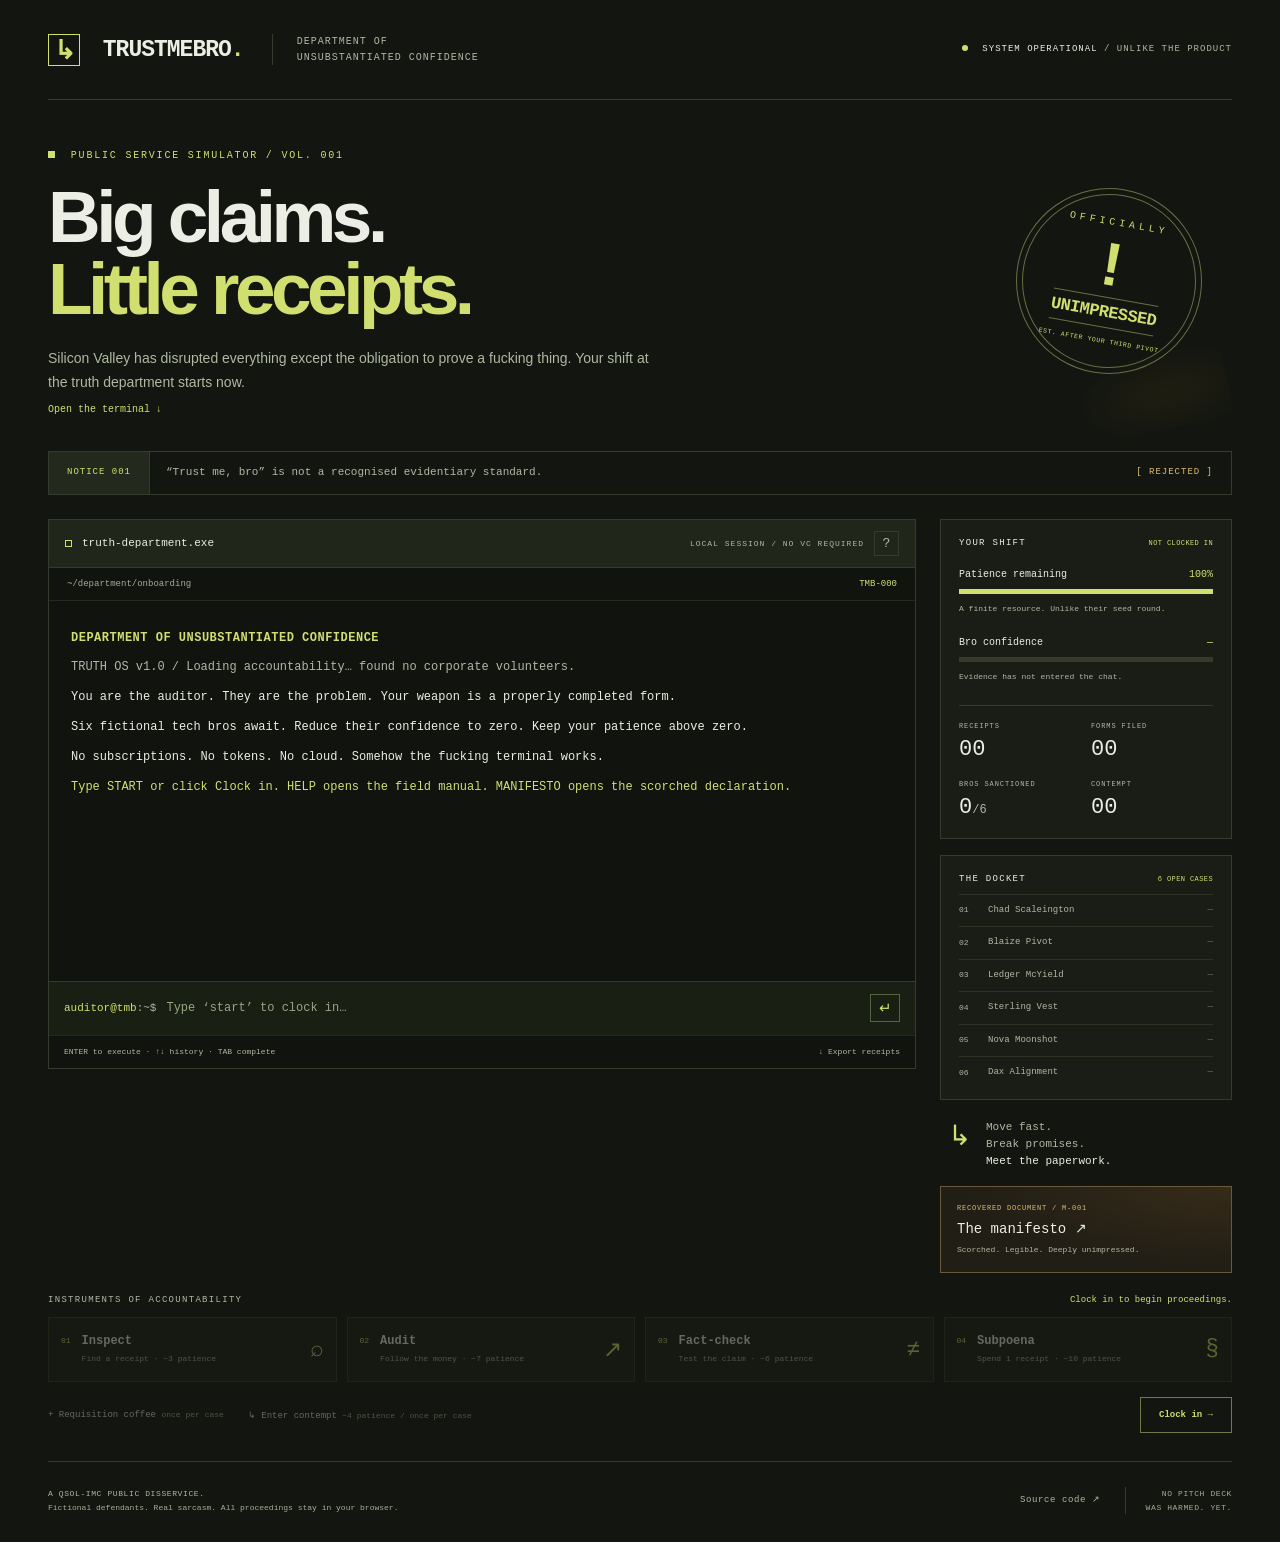
<file: index.html>
<!doctype html>
<html lang="en-AU">
<head>
  <meta charset="utf-8">
  <meta name="viewport" content="width=device-width, initial-scale=1">
  <meta name="theme-color" content="#121510">
  <meta name="description" content="Six tech bros. Zero receipts. A terminal game of bureaucratic warfare from the Department of Unsubstantiated Confidence.">
  <meta http-equiv="Content-Security-Policy" content="default-src 'self'; script-src 'self'; style-src 'self'; img-src 'self' data:; connect-src 'none'; object-src 'none'; base-uri 'none'; form-action 'none'">
  <title>TrustMeBro — Department of Unsubstantiated Confidence</title>
  <link rel="icon" href="./favicon.svg" type="image/svg+xml">
  <link rel="stylesheet" href="./style.css">
  <script src="./engine.js" defer></script>
  <script src="./app.js" defer></script>
</head>
<body>
  <div class="page-shell">
    <header class="masthead">
      <a class="wordmark" href="./" aria-label="TrustMeBro home"><span class="wordmark-icon" aria-hidden="true">↳</span> TRUSTMEBRO<span class="wordmark-period">.</span></a>
      <span class="department">DEPARTMENT OF<br>UNSUBSTANTIATED CONFIDENCE</span>
      <div class="system-state"><span class="status-light" aria-hidden="true"></span> SYSTEM OPERATIONAL<span class="muted"> / UNLIKE THE PRODUCT</span></div>
    </header>

    <main>
      <section class="intro" aria-labelledby="page-title">
        <div>
          <p class="eyebrow"><span class="tiny-square" aria-hidden="true"></span> PUBLIC SERVICE SIMULATOR / VOL. 001</p>
          <h1 id="page-title">Big claims.<br><span class="outline-text">Little receipts.</span></h1>
          <p class="intro-copy">Silicon Valley has disrupted everything except the obligation to prove a fucking thing. Your shift at the truth department starts now.</p>
          <a class="terminal-jump" href="#terminal-title">Open the terminal ↓</a>
        </div>
        <div class="seal" aria-label="Officially unimpressed. Evidence required.">
          <div class="seal-top">OFFICIALLY</div>
          <span class="seal-mark" aria-hidden="true">!</span>
          <div class="seal-title">UNIMPRESSED</div>
          <div class="seal-bottom">EST. AFTER YOUR THIRD PIVOT</div>
        </div>
      </section>

      <div class="ticker" aria-label="Department notice">
        <span class="ticker-label">NOTICE 001</span>
        <span id="notice">“Trust me, bro” is not a recognised evidentiary standard.</span>
        <span class="ticker-end" aria-hidden="true">[ REJECTED ]</span>
      </div>

      <div class="workspace">
        <section class="terminal" aria-labelledby="terminal-title">
          <div class="terminal-chrome">
            <span class="terminal-led" aria-hidden="true"></span>
            <h2 id="terminal-title">truth-department.exe</h2>
            <span class="chrome-note">LOCAL SESSION / NO VC REQUIRED</span>
            <button class="icon-button" id="help-button" type="button" aria-label="Open field manual">?</button>
          </div>
          <div class="terminal-location"><span id="terminal-path">~/department/onboarding</span><span id="case-code">TMB-000</span></div>
          <div class="transcript" id="transcript" role="log" aria-live="polite" aria-relevant="additions" tabindex="0" aria-label="Terminal output"></div>
          <div id="outcome" class="outcome" hidden></div>
          <form class="command-form" id="command-form" autocomplete="off">
            <label class="prompt" for="command">auditor@tmb<span aria-hidden="true">:~$</span><span class="sr-only"> command</span></label>
            <input id="command" name="command" type="text" maxlength="160" spellcheck="false" autocapitalize="off" autocomplete="off" placeholder="Type ‘start’ to clock in…" aria-describedby="command-hint">
            <button class="enter-button" type="submit" aria-label="Run command">↵</button>
          </form>
          <div class="terminal-footer" id="command-hint"><span>ENTER to execute · ↑↓ history · TAB complete</span><button id="export-button" type="button">↓ Export receipts</button></div>
        </section>

        <aside class="sidebar" aria-label="Audit status">
          <section class="panel vitals">
            <div class="panel-heading"><h2>YOUR SHIFT</h2><span id="phase-badge">NOT CLOCKED IN</span></div>
            <div class="meter-label"><label for="patience-meter">Patience remaining</label><span id="patience-value">100%</span></div>
            <progress id="patience-meter" max="100" value="100">100%</progress>
            <p class="meter-footnote" id="patience-note">A finite resource. Unlike their seed round.</p>
            <div class="meter-label"><label for="defence-meter">Bro confidence</label><span id="defence-value">—</span></div>
            <progress class="bro-meter" id="defence-meter" max="100" value="0">0%</progress>
            <p class="meter-footnote" id="bro-note">Evidence has not entered the chat.</p>
            <dl class="stat-grid">
              <div><dt>RECEIPTS</dt><dd id="evidence-value">00</dd></div>
              <div><dt>FORMS FILED</dt><dd id="forms-value">00</dd></div>
              <div><dt>BROS SANCTIONED</dt><dd id="sanctions-value">0<span>/6</span></dd></div>
              <div><dt>CONTEMPT</dt><dd id="contempt-value">00</dd></div>
            </dl>
          </section>
          <section class="panel docket-panel">
            <div class="panel-heading"><h2>THE DOCKET</h2><span id="docket-open">6 OPEN CASES</span></div>
            <ol class="docket" id="docket"></ol>
          </section>
          <div class="motto"><span aria-hidden="true">↳</span><p>Move fast.<br>Break promises.<br><strong>Meet the paperwork.</strong></p></div>
          <a class="manifesto-link" href="./manifesto.html" target="_blank" rel="noopener noreferrer"><span>RECOVERED DOCUMENT / M-001</span><strong>The manifesto ↗</strong><small>Scorched. Legible. Deeply unimpressed.</small></a>
        </aside>
      </div>

      <section class="action-bar" aria-labelledby="actions-title">
        <div class="actions-header"><h2 id="actions-title">INSTRUMENTS OF ACCOUNTABILITY</h2><span id="action-hint">Clock in to begin proceedings.</span></div>
        <div class="actions" id="actions">
          <button type="button" data-command="inspect" disabled><span class="action-key">01</span><span><strong>Inspect</strong><small>Find a receipt · −3 patience</small></span><span class="action-symbol" aria-hidden="true">⌕</span></button>
          <button type="button" data-command="audit" disabled><span class="action-key">02</span><span><strong>Audit</strong><small>Follow the money · −7 patience</small></span><span class="action-symbol" aria-hidden="true">↗</span></button>
          <button type="button" data-command="factcheck" disabled><span class="action-key">03</span><span><strong>Fact-check</strong><small>Test the claim · −6 patience</small></span><span class="action-symbol" aria-hidden="true">≠</span></button>
          <button type="button" data-command="subpoena" disabled><span class="action-key">04</span><span><strong>Subpoena</strong><small>Spend 1 receipt · −10 patience</small></span><span class="action-symbol" aria-hidden="true">§</span></button>
        </div>
        <div class="utility-actions"><button type="button" data-command="coffee" disabled>+ Requisition coffee <span>once per case</span></button><button type="button" data-command="roast" disabled>↳ Enter contempt <span>−4 patience / once per case</span></button><button type="button" data-command="start" id="primary-action">Clock in →</button></div>
      </section>

      <footer class="page-footer"><p>A QSOL-IMC PUBLIC DISSERVICE.<br><span>Fictional defendants. Real sarcasm. All proceedings stay in your browser.</span></p><a href="https://github.com/QSOLKCB/TrustMeBro" target="_blank" rel="noopener noreferrer">Source code ↗</a><p class="footer-stamp">NO PITCH DECK<br>WAS HARMED. YET.</p></footer>
    </main>
  </div>

  <dialog id="manual" aria-labelledby="manual-title">
    <div class="manual-header"><span class="eyebrow">DOCUMENT TMB-RTFM / REV. 1</span><button id="close-manual" class="icon-button" type="button" aria-label="Close field manual">×</button></div>
    <h2 id="manual-title">Weaponised administration.</h2>
    <p>Reduce each bro’s confidence to zero before your patience runs out. Six cases stand between you and a legally meaningless, emotionally satisfying verdict.</p>
    <dl class="manual-commands">
      <div><dt>inspect</dt><dd>Spend 3 patience to expose the current claim’s weakness and collect a receipt. Each claim can be inspected once.</dd></div>
      <div><dt>audit</dt><dd>Costs 7 patience. Best against creative accounting, concealed costs, and valuation bullshit.</dd></div>
      <div><dt>factcheck</dt><dd>Costs 6 patience. Best against impossible promises and cherry-picked demonstrations.</dd></div>
      <div><dt>subpoena</dt><dd>Costs 10 patience and one receipt. Best against secret records, missing consent, and conveniently misplaced documents.</dd></div>
      <div><dt>coffee / roast</dt><dd>Coffee restores 18 patience once per case. Roast knocks off 8 confidence for 4 patience, once per case. Contempt is a badge of office.</dd></div>
      <div><dt>next / restart</dt><dd>File the next case after a sanction, or start the whole shift again. Closing a case restores 16 patience.</dd></div>
      <div><dt>status / help / clear</dt><dd>Read your status, open this manual, or clear the visible terminal. Export still includes the complete shift.</dd></div>
      <div><dt>manifesto</dt><dd>Open the scorched declaration in a new tab. Your shift stays here; the paper has suffered enough.</dd></div>
    </dl>
    <p class="manual-note">Match the instrument to the claim for more damage. Inspecting first also gives a damage bonus. Claims rotate after an attack; receipts carry across cases. Read before swinging the stapler.</p>
    <button class="manual-done" id="manual-done" type="button">Understood. Where’s the stapler? →</button>
  </dialog>
  <noscript><p class="noscript">This game needs JavaScript to run. The bros have already claimed that makes it AGI.</p></noscript>
</body>
</html>
</file>
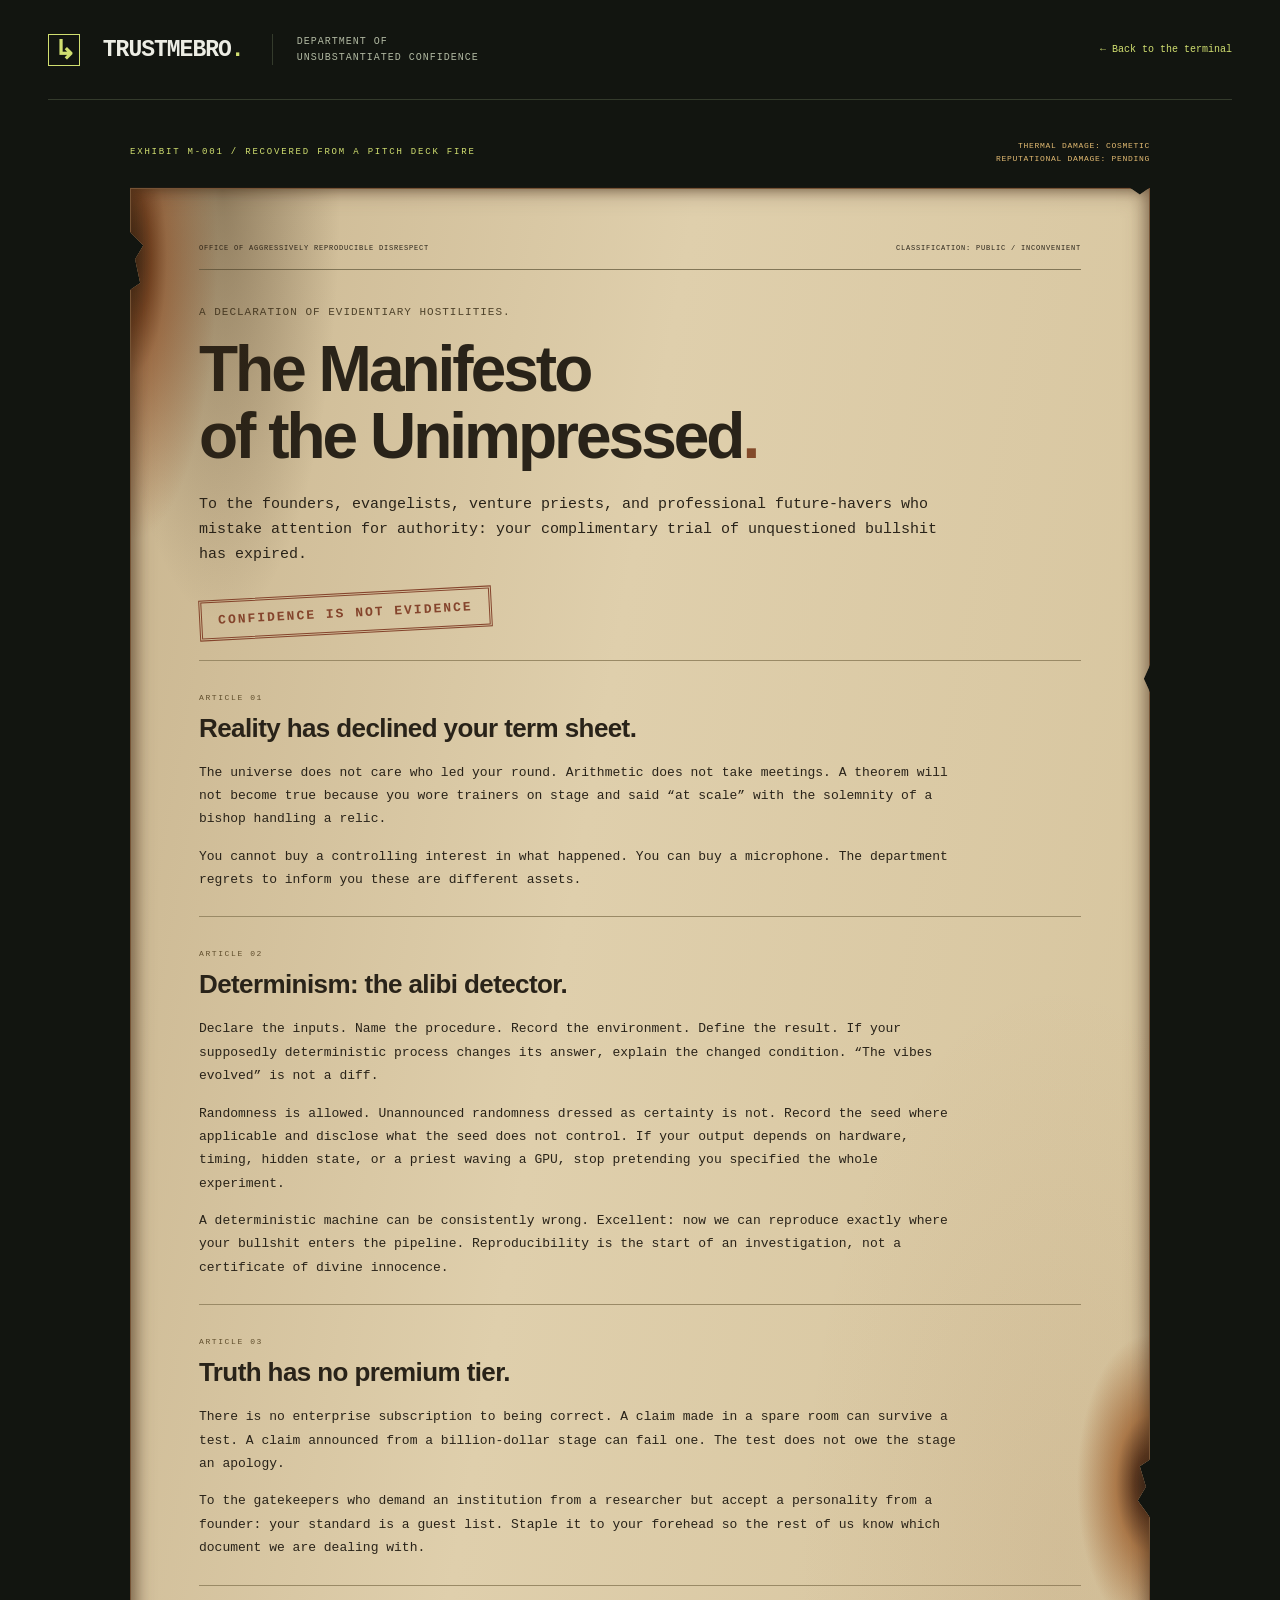
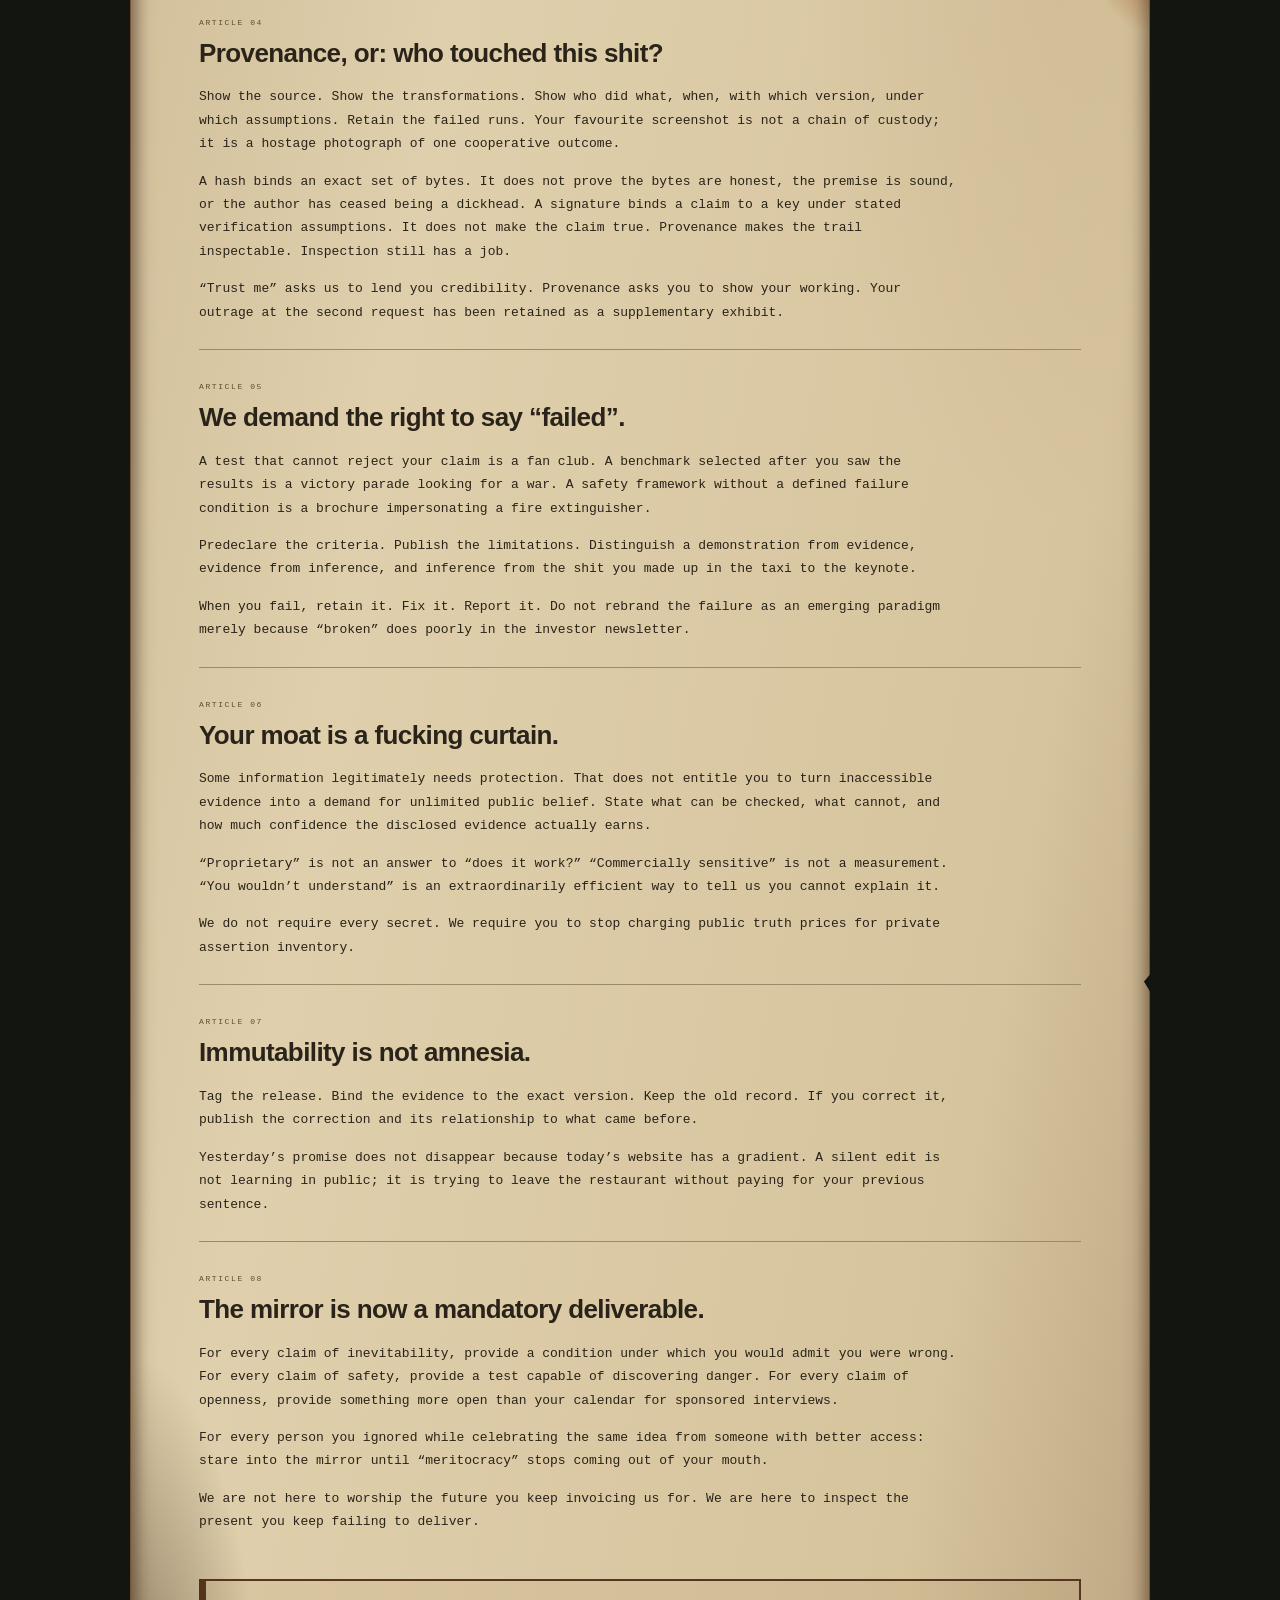
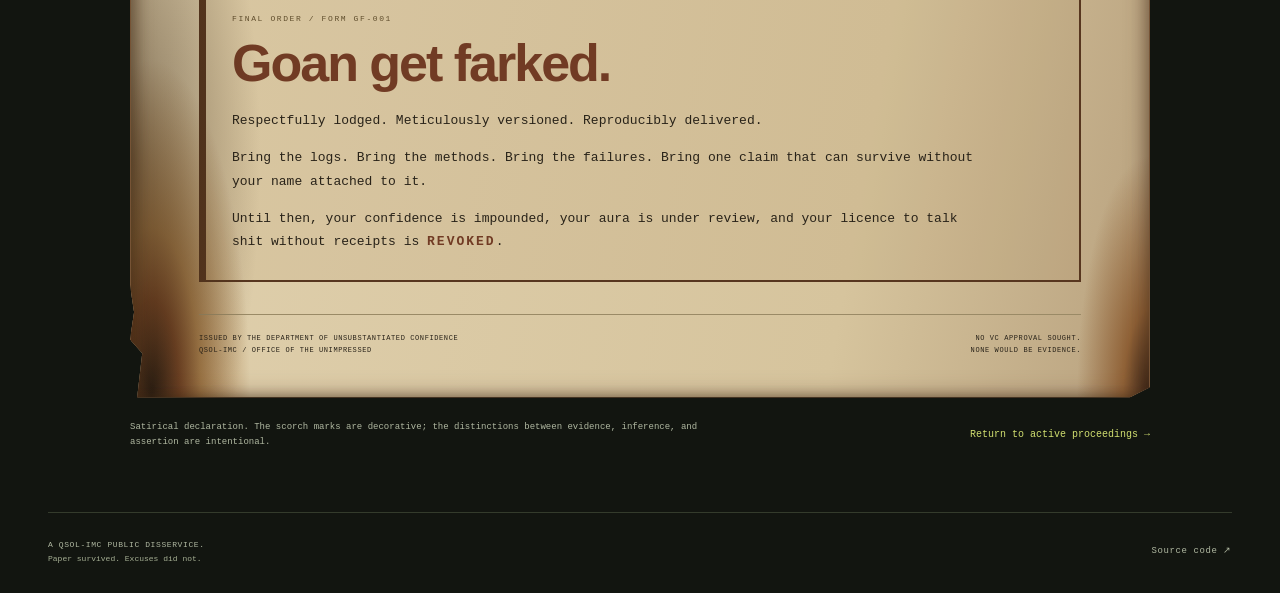
<file: manifesto.html>
<!doctype html>
<html lang="en-AU">
<head>
  <meta charset="utf-8">
  <meta name="viewport" content="width=device-width, initial-scale=1">
  <meta name="theme-color" content="#121510">
  <meta name="description" content="The Manifesto of the Unimpressed. On determinism, truth, provenance, and the revocation of Silicon Valley’s licence to talk shit without receipts.">
  <meta http-equiv="Content-Security-Policy" content="default-src 'self'; style-src 'self'; img-src 'self' data:; connect-src 'none'; object-src 'none'; base-uri 'none'; form-action 'none'">
  <title>The Manifesto of the Unimpressed — TrustMeBro</title>
  <link rel="icon" href="./favicon.svg" type="image/svg+xml">
  <link rel="stylesheet" href="./style.css">
</head>
<body class="manifesto-page">
  <div class="page-shell">
    <header class="masthead">
      <a class="wordmark" href="./" aria-label="Return to TrustMeBro"><span class="wordmark-icon" aria-hidden="true">↳</span> TRUSTMEBRO<span class="wordmark-period">.</span></a>
      <span class="department">DEPARTMENT OF<br>UNSUBSTANTIATED CONFIDENCE</span>
      <a class="back-link" href="./">← Back to the terminal</a>
    </header>
    <main class="manifesto-main">
      <div class="recovery-strip"><span class="eyebrow">EXHIBIT M-001 / RECOVERED FROM A PITCH DECK FIRE</span><span class="damage-stamp">THERMAL DAMAGE: COSMETIC<br>REPUTATIONAL DAMAGE: PENDING</span></div>
      <article class="manifesto-paper" aria-labelledby="manifesto-title">
        <div class="paper-meta"><span>OFFICE OF AGGRESSIVELY REPRODUCIBLE DISRESPECT</span><span>CLASSIFICATION: PUBLIC / INCONVENIENT</span></div>
        <p class="paper-kicker">A declaration of evidentiary hostilities.</p>
        <h1 id="manifesto-title">The Manifesto<br>of the Unimpressed<span>.</span></h1>
        <p class="paper-deck">To the founders, evangelists, venture priests, and professional future-havers who mistake attention for authority: your complimentary trial of unquestioned bullshit has expired.</p>
        <div class="paper-stamp">CONFIDENCE IS NOT EVIDENCE</div>

        <section class="manifesto-article"><span class="article-number">ARTICLE 01</span><h2>Reality has declined your term sheet.</h2><p>The universe does not care who led your round. Arithmetic does not take meetings. A theorem will not become true because you wore trainers on stage and said “at scale” with the solemnity of a bishop handling a relic.</p><p>You cannot buy a controlling interest in what happened. You can buy a microphone. The department regrets to inform you these are different assets.</p></section>

        <section class="manifesto-article"><span class="article-number">ARTICLE 02</span><h2>Determinism: the alibi detector.</h2><p>Declare the inputs. Name the procedure. Record the environment. Define the result. If your supposedly deterministic process changes its answer, explain the changed condition. “The vibes evolved” is not a diff.</p><p>Randomness is allowed. Unannounced randomness dressed as certainty is not. Record the seed where applicable and disclose what the seed does not control. If your output depends on hardware, timing, hidden state, or a priest waving a GPU, stop pretending you specified the whole experiment.</p><p>A deterministic machine can be consistently wrong. Excellent: now we can reproduce exactly where your bullshit enters the pipeline. Reproducibility is the start of an investigation, not a certificate of divine innocence.</p></section>

        <section class="manifesto-article"><span class="article-number">ARTICLE 03</span><h2>Truth has no premium tier.</h2><p>There is no enterprise subscription to being correct. A claim made in a spare room can survive a test. A claim announced from a billion-dollar stage can fail one. The test does not owe the stage an apology.</p><p>To the gatekeepers who demand an institution from a researcher but accept a personality from a founder: your standard is a guest list. Staple it to your forehead so the rest of us know which document we are dealing with.</p></section>

        <section class="manifesto-article"><span class="article-number">ARTICLE 04</span><h2>Provenance, or: who touched this shit?</h2><p>Show the source. Show the transformations. Show who did what, when, with which version, under which assumptions. Retain the failed runs. Your favourite screenshot is not a chain of custody; it is a hostage photograph of one cooperative outcome.</p><p>A hash binds an exact set of bytes. It does not prove the bytes are honest, the premise is sound, or the author has ceased being a dickhead. A signature binds a claim to a key under stated verification assumptions. It does not make the claim true. Provenance makes the trail inspectable. Inspection still has a job.</p><p>“Trust me” asks us to lend you credibility. Provenance asks you to show your working. Your outrage at the second request has been retained as a supplementary exhibit.</p></section>

        <section class="manifesto-article"><span class="article-number">ARTICLE 05</span><h2>We demand the right to say “failed”.</h2><p>A test that cannot reject your claim is a fan club. A benchmark selected after you saw the results is a victory parade looking for a war. A safety framework without a defined failure condition is a brochure impersonating a fire extinguisher.</p><p>Predeclare the criteria. Publish the limitations. Distinguish a demonstration from evidence, evidence from inference, and inference from the shit you made up in the taxi to the keynote.</p><p>When you fail, retain it. Fix it. Report it. Do not rebrand the failure as an emerging paradigm merely because “broken” does poorly in the investor newsletter.</p></section>

        <section class="manifesto-article"><span class="article-number">ARTICLE 06</span><h2>Your moat is a fucking curtain.</h2><p>Some information legitimately needs protection. That does not entitle you to turn inaccessible evidence into a demand for unlimited public belief. State what can be checked, what cannot, and how much confidence the disclosed evidence actually earns.</p><p>“Proprietary” is not an answer to “does it work?” “Commercially sensitive” is not a measurement. “You wouldn’t understand” is an extraordinarily efficient way to tell us you cannot explain it.</p><p>We do not require every secret. We require you to stop charging public truth prices for private assertion inventory.</p></section>

        <section class="manifesto-article"><span class="article-number">ARTICLE 07</span><h2>Immutability is not amnesia.</h2><p>Tag the release. Bind the evidence to the exact version. Keep the old record. If you correct it, publish the correction and its relationship to what came before.</p><p>Yesterday’s promise does not disappear because today’s website has a gradient. A silent edit is not learning in public; it is trying to leave the restaurant without paying for your previous sentence.</p></section>

        <section class="manifesto-article"><span class="article-number">ARTICLE 08</span><h2>The mirror is now a mandatory deliverable.</h2><p>For every claim of inevitability, provide a condition under which you would admit you were wrong. For every claim of safety, provide a test capable of discovering danger. For every claim of openness, provide something more open than your calendar for sponsored interviews.</p><p>For every person you ignored while celebrating the same idea from someone with better access: stare into the mirror until “meritocracy” stops coming out of your mouth.</p><p>We are not here to worship the future you keep invoicing us for. We are here to inspect the present you keep failing to deliver.</p></section>

        <section class="final-order" aria-labelledby="final-order-title"><span class="article-number">FINAL ORDER / FORM GF-001</span><h2 id="final-order-title">Goan get farked.</h2><p>Respectfully lodged. Meticulously versioned. Reproducibly delivered.</p><p>Bring the logs. Bring the methods. Bring the failures. Bring one claim that can survive without your name attached to it.</p><p>Until then, your confidence is impounded, your aura is under review, and your licence to talk shit without receipts is <strong>REVOKED</strong>.</p></section>
        <div class="paper-signature"><span>ISSUED BY THE DEPARTMENT OF UNsubstantiated CONFIDENCE<br>QSOL-IMC / OFFICE OF THE UNIMPRESSED</span><span>NO VC APPROVAL SOUGHT.<br>NONE WOULD BE EVIDENCE.</span></div>
      </article>
      <div class="manifesto-afterword"><p>Satirical declaration. The scorch marks are decorative; the distinctions between evidence, inference, and assertion are intentional.</p><a class="back-link" href="./">Return to active proceedings →</a></div>
    </main>
    <footer class="page-footer"><p>A QSOL-IMC PUBLIC DISSERVICE.<br><span>Paper survived. Excuses did not.</span></p><a href="https://github.com/QSOLKCB/TrustMeBro" target="_blank" rel="noopener noreferrer">Source code ↗</a></footer>
  </div>
</body>
</html>
</file>
<file: style.css>
:root{color-scheme:dark;--bg:#121510;--panel:#191d16;--terminal:#10130e;--line:#343b2c;--text:#ecede4;--muted:#b0b8a1;--acid:#d1df70;--amber:#e3bb72;--red:#ed947e;--mono:'SFMono-Regular',Consolas,'Liberation Mono',monospace;--sans:Arial,Helvetica,sans-serif}
*{box-sizing:border-box}body{margin:0;background:var(--bg);color:var(--text);font-family:var(--sans);font-size:15px}button,input,a{-webkit-tap-highlight-color:transparent}button,input{font:inherit}button,a,input,dialog:focus{outline-offset:5px}button:focus-visible,a:focus-visible,input:focus-visible,[tabindex]:focus-visible{outline:2px solid var(--acid)}button{cursor:pointer}button:disabled{cursor:not-allowed;opacity:.38}a{color:inherit}button{color:var(--text)}[hidden]{display:none!important}.page-shell{max-width:1480px;margin:0 auto;padding:0 48px}.masthead{height:100px;display:flex;align-items:center;border-bottom:1px solid var(--line);gap:28px}.wordmark{text-decoration:none;font-family:var(--mono);font-weight:800;font-size:23px;letter-spacing:-1px;white-space:nowrap}.wordmark-icon{display:inline-grid;place-items:center;width:32px;height:32px;border:1px solid var(--acid);color:var(--acid);margin-right:10px;font-size:26px;vertical-align:middle}.wordmark-period{color:var(--acid)}.department{font:10px/1.55 var(--mono);letter-spacing:1px;color:var(--muted);border-left:1px solid var(--line);padding-left:24px}.system-state{margin-left:auto;font:9px/1.5 var(--mono);letter-spacing:1px}.muted{color:var(--muted)}.status-light{display:inline-block;width:6px;height:6px;border-radius:50%;background:var(--acid);margin-right:8px}.intro{display:flex;justify-content:space-between;align-items:center;gap:40px;padding:48px 0 36px}.eyebrow{font:10px/1.5 var(--mono);letter-spacing:1.8px;color:var(--acid);margin:0 0 18px}.tiny-square{display:inline-block;background:var(--acid);width:7px;height:7px;margin-right:8px}h1{font-size:clamp(48px,5.7vw,82px);font-weight:800;line-height:.99;letter-spacing:-4.5px;margin:0}.outline-text{color:var(--acid)}.intro-copy{max-width:615px;font-size:14px;line-height:1.65;color:var(--muted);margin:22px 0 0}.seal{width:186px;height:186px;border:1px solid #647044;outline:1px solid #647044;outline-offset:-7px;border-radius:50%;display:flex;flex-direction:column;align-items:center;justify-content:center;color:var(--acid);transform:rotate(10deg);flex-shrink:0;margin-right:30px}.seal-top{font:10px var(--mono);letter-spacing:4px}.seal-mark{font:bold 61px/.95 var(--sans);padding:8px 0 4px}.seal-title{font:bold 17px var(--mono);letter-spacing:-.5px;border-top:1px solid #647044;border-bottom:1px solid #647044;padding:5px 0}.seal-bottom{font:6.5px var(--mono);letter-spacing:.6px;margin-top:10px}.ticker{display:flex;align-items:center;border:1px solid var(--line);font:11px/1.5 var(--mono);margin-bottom:24px;min-height:44px}.ticker-label{color:var(--acid);align-self:stretch;display:flex;align-items:center;padding:12px 18px;background:#23291c;white-space:nowrap;border-right:1px solid var(--line);font-size:9px;letter-spacing:1px}.ticker #notice{padding:10px 16px;color:var(--muted)}.ticker-end{margin-left:auto;padding:0 18px;white-space:nowrap;color:var(--amber);font-size:9px;letter-spacing:1px}.workspace{display:grid;grid-template-columns:minmax(0,1fr) 292px;gap:24px}.terminal{border:1px solid var(--line);background:var(--terminal);min-width:0;display:flex;flex-direction:column}.terminal-chrome{display:flex;gap:10px;align-items:center;padding:11px 16px;background:#21261b;border-bottom:1px solid var(--line);min-height:45px}.terminal-led{width:7px;height:7px;border:1px solid var(--acid)}.terminal h2{font:11px var(--mono);font-weight:normal;margin:0}.chrome-note{margin-left:auto;color:var(--muted);font:8px var(--mono);letter-spacing:1px}.icon-button{width:25px;height:25px;border:1px solid var(--line);background:transparent;font:13px var(--mono);color:var(--muted)}.icon-button:hover{border-color:var(--acid);color:var(--acid)}.terminal-location{display:flex;justify-content:space-between;gap:10px;padding:11px 18px;border-bottom:1px solid #242a1e;font:9px var(--mono);color:#a3ad92}.terminal-location span:last-child{color:var(--acid)}.transcript{height:380px;overflow:auto;overscroll-behavior:contain;padding:22px;scrollbar-width:thin;scrollbar-color:#475137 var(--terminal);font:12px/1.65 var(--mono)}.log-line{margin:0 0 10px;white-space:pre-wrap;overflow-wrap:anywhere}.log-line:last-child{margin-bottom:0}.log-line.system{color:var(--muted)}.log-line.heading{color:var(--acid);font-weight:700;letter-spacing:.5px;padding-top:6px}.log-line.quote{color:var(--amber);border-left:2px solid #77633e;padding-left:12px;margin:14px 0}.log-line.receipt{color:var(--acid)}.log-line.error{color:var(--red)}.log-line.command{color:#8d9979;margin-top:16px}.log-line.result{color:var(--text)}.log-line.stamp{display:inline-block;border:1px solid var(--acid);padding:6px 12px;color:var(--acid);font-weight:bold;letter-spacing:2px;margin-top:5px}.log-line small{font:inherit}.command-form{display:flex;align-items:center;gap:10px;background:#191f13;border-top:1px solid var(--line);padding:11px 15px;margin-top:auto;min-height:54px}.prompt{font:11px var(--mono);color:var(--acid);white-space:nowrap}.prompt span:not(.sr-only){color:var(--muted)}.command-form input{width:100%;min-width:0;border:0;background:transparent;color:var(--text);font:12px var(--mono);padding:7px 0;border-radius:0}.command-form input::placeholder{color:#98a584}.enter-button{flex-shrink:0;border:1px solid #55633b;background:transparent;color:var(--acid);width:30px;height:28px}.enter-button:hover{background:#2c351f}.terminal-footer{display:flex;justify-content:space-between;gap:10px;padding:10px 15px;font:8px/1.5 var(--mono);color:var(--muted);border-top:1px solid #242a1e}.terminal-footer button{background:transparent;border:0;color:var(--muted);font:8px var(--mono);padding:0}.terminal-footer button:hover{color:var(--acid)}.sidebar{display:flex;flex-direction:column;gap:16px}.panel{background:var(--panel);border:1px solid var(--line);padding:18px}.panel-heading{display:flex;justify-content:space-between;align-items:center;gap:8px;margin-bottom:21px}.panel-heading h2{font:9px var(--mono);letter-spacing:1.3px;margin:0;color:var(--text)}.panel-heading>span{color:var(--acid);font:7px var(--mono);text-align:right;letter-spacing:.4px}.meter-label{display:flex;align-items:center;justify-content:space-between;font:10px var(--mono);margin:0 0 9px;gap:10px}.meter-label span{color:var(--acid)}progress{appearance:none;-webkit-appearance:none;display:block;width:100%;height:5px;border:0;background:#343c28;accent-color:var(--acid)}progress::-webkit-progress-bar{background:#343c28}progress::-webkit-progress-value{background:var(--acid)}progress::-moz-progress-bar{background:var(--acid)}progress.bro-meter::-webkit-progress-value{background:var(--amber)}progress.bro-meter::-moz-progress-bar{background:var(--amber)}.meter-footnote{font:8px/1.5 var(--mono);color:var(--muted);margin:9px 0 22px}.stat-grid{margin:0;display:grid;grid-template-columns:1fr 1fr;border-top:1px solid var(--line);gap:18px 10px;padding-top:16px}.stat-grid dt{font:7px var(--mono);letter-spacing:.9px;color:var(--muted);margin-bottom:7px}.stat-grid dd{font:22px var(--mono);margin:0}.stat-grid dd span{color:var(--muted);font-size:12px}.docket-panel{padding-bottom:10px}.docket-panel .panel-heading{margin-bottom:10px}.docket{list-style:none;padding:0;margin:0}.docket li{display:flex;gap:9px;align-items:center;font:9px/1.5 var(--mono);padding:9px 0;border-top:1px solid #2c3325;color:var(--muted)}.docket .docket-number{font-size:8px;min-width:20px}.docket .docket-name{flex:1}.docket .docket-symbol{color:#6a745b}.docket li.active{color:var(--acid)}.docket li.closed .docket-name{text-decoration:line-through;text-decoration-color:#707d4c}.docket li.closed .docket-symbol{color:var(--acid)}.motto{display:flex;gap:15px;padding:3px 0 0 8px;color:var(--muted)}.motto>span{color:var(--acid);font:28px var(--mono)}.motto p{font:11px/1.55 var(--mono);margin:0}.motto strong{color:var(--text);font-weight:normal}.action-bar{padding:22px 0 0}.actions-header{display:flex;align-items:center;justify-content:space-between;gap:15px;margin-bottom:12px}.actions-header h2{font:9px var(--mono);letter-spacing:1.3px;color:var(--muted);margin:0}.actions-header>span{font:9px var(--mono);color:var(--acid)}.actions{display:grid;grid-template-columns:repeat(4,minmax(0,1fr));gap:10px}.actions>button{background:#1c2216;border:1px solid var(--line);display:flex;align-items:center;gap:11px;text-align:left;padding:16px 12px;min-width:0;transition:background .15s,border-color .15s}.actions>button:not(:disabled):hover{background:#2b351c;border-color:#8c9a57}.action-key{align-self:flex-start;color:var(--acid);font:8px var(--mono);padding-top:2px}.actions strong{font:12px var(--mono);display:block;font-weight:700}.actions small{font:8px/1.5 var(--mono);display:block;color:var(--muted);margin-top:5px}.action-symbol{font:23px var(--mono);color:var(--acid);margin-left:auto}.utility-actions{display:flex;gap:24px;align-items:center;margin-top:15px}.utility-actions button{background:transparent;border:0;font:9px var(--mono);padding:8px 0;color:var(--text)}.utility-actions button span{color:var(--muted);font-size:8px}.utility-actions button:not(:disabled):hover{color:var(--acid)}.utility-actions #primary-action{margin-left:auto;color:var(--acid);border:1px solid #6e7949;padding:12px 18px;font-weight:bold}.utility-actions #primary-action:hover{background:#2c351f}.page-footer{display:flex;align-items:center;gap:24px;padding:25px 0 28px;margin-top:28px;border-top:1px solid var(--line);color:var(--muted);font:8px/1.7 var(--mono);letter-spacing:.6px}.page-footer p{margin:0}.page-footer p span{letter-spacing:0;color:#a5af93}.page-footer>a{margin-left:auto;color:var(--muted);text-decoration:none;white-space:nowrap;font-size:9px}.page-footer>a:hover{color:var(--acid)}.footer-stamp{text-align:right;color:#a5af93;border-left:1px solid var(--line);padding-left:20px}.outcome{border-top:1px solid var(--line);padding:18px 22px;background:#242d17}.outcome p{font:10px/1.6 var(--mono);margin:0;color:var(--muted)}.outcome h3{font:bold 24px/1.15 var(--sans);margin:6px 0 8px;letter-spacing:-.5px;color:var(--acid)}.outcome.lost{background:#2a2118}.outcome.lost h3{color:var(--amber)}dialog{background:var(--panel);border:1px solid #667340;color:var(--text);width:min(630px,calc(100% - 32px));padding:26px;max-height:85vh;overflow:auto}dialog::backdrop{background:#050703d9}dialog h2{font-size:28px;letter-spacing:-1px;margin:14px 0}dialog p{font:12px/1.65 var(--mono);color:var(--muted)}.manual-header{display:flex;align-items:center;justify-content:space-between;gap:10px}.manual-header .eyebrow{margin:0;font-size:8px}.manual-commands{font:11px/1.6 var(--mono);margin:24px 0}.manual-commands>div{display:grid;grid-template-columns:145px 1fr;gap:15px;border-top:1px solid var(--line);padding:12px 0}.manual-commands dt{color:var(--acid)}.manual-commands dd{margin:0;color:var(--muted)}.manual-note{border-left:2px solid var(--acid);padding-left:12px}.manual-done{background:var(--acid);color:var(--bg);border:0;padding:13px 16px;font:11px var(--mono);margin-top:8px}.sr-only{position:absolute;width:1px;height:1px;padding:0;margin:-1px;overflow:hidden;clip:rect(0,0,0,0);white-space:nowrap;border:0}.noscript{background:var(--amber);color:#121510;position:fixed;bottom:0;left:0;right:0;padding:20px;text-align:center;margin:0}
@media(min-width:1450px){.transcript{height:410px}}@media(max-width:1100px){.page-shell{padding:0 28px}.system-state .muted{display:none}.workspace{grid-template-columns:minmax(0,1fr) 260px;gap:18px}.actions>button{gap:8px;padding:14px 10px}.action-symbol{display:none}.seal{margin-right:15px;width:160px;height:160px}.seal-title{font-size:15px}.seal-mark{font-size:52px}.seal-bottom{font-size:5.7px}.utility-actions{gap:18px}}@media(max-width:820px){.page-shell{padding:0 22px}.masthead{height:80px;gap:18px}.wordmark{font-size:20px}.department{font-size:8px;padding-left:18px}.system-state{display:none}.intro{padding:36px 0 30px;gap:25px}h1{font-size:59px;letter-spacing:-3px}.intro-copy{font-size:13px}.seal{width:130px;height:130px;margin-right:5px}.seal-top{font-size:8px;letter-spacing:2px}.seal-title{font-size:12px}.seal-mark{font-size:43px}.seal-bottom{font-size:4.5px}.workspace{grid-template-columns:minmax(0,1fr)}.sidebar{display:grid;grid-template-columns:1fr 1fr;gap:16px}.motto{display:none}.docket li{padding:12px 0}.transcript{height:355px}.actions{grid-template-columns:1fr 1fr}.action-symbol{display:block}.actions small{font-size:9px}.action-bar{padding-top:20px}.actions-header{align-items:flex-start}.utility-actions{flex-wrap:wrap;gap:6px 20px}.footer-stamp{display:none}}@media(max-width:520px){.page-shell{padding:0 16px}.masthead{height:70px;gap:12px}.wordmark{font-size:18px}.wordmark-icon{width:26px;height:26px;font-size:22px;margin-right:4px}.department{font-size:6.5px;letter-spacing:.5px;padding-left:12px}.intro{padding:29px 0 25px}.eyebrow{font-size:8px;letter-spacing:1px;margin-bottom:15px}h1{font-size:49px;letter-spacing:-2.6px}.intro-copy{font-size:12px;margin-top:17px;line-height:1.7}.seal{display:none}.ticker{font-size:9px;margin-bottom:16px}.ticker-label{padding:9px;font-size:7px}.ticker #notice{padding:10px}.ticker-end{display:none}.terminal-chrome{padding:10px 12px}.chrome-note{font-size:6px;letter-spacing:.2px}.terminal h2{font-size:9px}.terminal-location{padding:10px 12px;font-size:8px}.transcript{padding:16px;height:355px;font-size:11px;line-height:1.7}.command-form{padding:9px 10px;gap:7px}.prompt{font-size:9px}.command-form input{font-size:10px}.terminal-footer{padding:10px;font-size:7px;gap:6px}.terminal-footer button{font-size:7px;white-space:nowrap}.sidebar{gap:12px}.panel{padding:13px}.panel-heading{margin-bottom:15px}.panel-heading h2{font-size:8px;letter-spacing:.5px}.panel-heading>span{font-size:6px}.meter-label{font-size:8px}.meter-footnote{font-size:7px;margin-bottom:17px}.stat-grid{gap:14px 8px}.stat-grid dt{font-size:6px;letter-spacing:.3px}.stat-grid dd{font-size:19px}.docket li{font-size:8px;padding:12px 0;gap:4px}.docket .docket-number{min-width:14px;font-size:7px}.docket .docket-symbol{font-size:7px}.actions-header{display:block}.actions-header h2{font-size:8px}.actions-header>span{display:block;font-size:8px;margin-top:8px;line-height:1.5}.actions{gap:8px}.actions>button{padding:13px 9px;gap:7px}.actions strong{font-size:11px}.actions small{font-size:7px}.action-symbol{font-size:19px}.utility-actions{gap:3px 13px}.utility-actions button{font-size:8px;line-height:1.6}.utility-actions button span{display:block;font-size:7px}.utility-actions #primary-action{font-size:9px;padding:11px 13px}.page-footer{font-size:7px;letter-spacing:.2px;gap:10px;padding-top:20px;margin-top:22px;align-items:flex-start}.page-footer>a{font-size:8px}.outcome{padding:16px}.outcome h3{font-size:22px}.manual-commands>div{grid-template-columns:1fr;gap:5px}dialog{padding:20px}dialog h2{font-size:25px}}
@media(prefers-reduced-motion:reduce){*{scroll-behavior:auto!important;transition:none!important}}
.workspace{align-items:start}.terminal-jump{display:inline-block;font:10px var(--mono);color:var(--acid);text-decoration:none;padding:10px 0 0}.terminal-jump:hover{text-decoration:underline}
.manifesto-link{display:block;border:1px solid #6a583a;background:radial-gradient(ellipse at 100% 0,#61442255,transparent 65%),#211e15;padding:16px;text-decoration:none}.manifesto-link>span{display:block;font:7px/1.5 var(--mono);color:var(--amber);letter-spacing:.8px}.manifesto-link strong{display:block;font:14px var(--mono);color:var(--text);margin:7px 0}.manifesto-link small{display:block;font:8px/1.5 var(--mono);color:var(--muted)}.manifesto-link:hover{border-color:var(--amber)}.intro{position:relative}.intro::after{content:'';position:absolute;pointer-events:none;right:5px;bottom:17px;width:175px;height:90px;background:radial-gradient(ellipse at 65% 60%,#ae7c2a14 0,#5c421321 21%,transparent 60%);transform:rotate(-13deg)}.back-link{font:10px/1.5 var(--mono);color:var(--acid);text-decoration:none;margin-left:auto}.back-link:hover{text-decoration:underline}.manifesto-main{max-width:1020px;margin:40px auto}.recovery-strip{display:flex;align-items:center;justify-content:space-between;gap:24px;margin:0 0 22px}.recovery-strip .eyebrow{margin:0;font-size:9px}.damage-stamp{font:8px/1.6 var(--mono);color:var(--amber);letter-spacing:.7px;text-align:right}.manifesto-paper{position:relative;background:radial-gradient(ellipse at 0 2%,#372313 0,#7c4825 1.4%,#ab7950 2.5%,transparent 6%),radial-gradient(ellipse at 100% 38%,#2e2117 0,#5d3a21 1%,#ae7c4c 2.3%,transparent 5%),radial-gradient(ellipse at 2% 100%,#211911 0,#734425 2%,#a57c4a 3.5%,transparent 7%),radial-gradient(ellipse at 100% 100%,#392417 0,#906237 1.8%,transparent 5%),linear-gradient(100deg,#c9b58f,#dfcfac 35%,#d6c49d 80%,#b8a17e);color:#292319;padding:54px 68px 40px;border:1px solid #765335;box-shadow:0 0 0 3px #291e16,0 10px 40px #0006,inset 0 0 25px #502e2170;clip-path:polygon(0 0,98% 0,99% .2%,100% 0,100% 14%,99.4% 14.4%,100% 14.8%,100% 37.3%,99% 37.5%,99.6% 38.1%,98.8% 38.5%,100% 39%,100% 70%,99.4% 70.2%,100% 70.5%,100% 99.7%,98% 100%,.7% 100%,1.2% 98.7%,0 98.3%,.4% 97.5%,0 96.7%,0 3%,1% 2.8%,.5% 2.1%,1.3% 1.7%,0 1.3%)}.manifesto-paper::before{content:'';position:absolute;inset:0;pointer-events:none;background:radial-gradient(ellipse at 9% 0,#38251166,transparent 9%),radial-gradient(ellipse at 91% 40%,#7a422211,transparent 20%),radial-gradient(ellipse at 0 93%,#38251188,transparent 9%);box-shadow:inset 7px 0 12px #38251150,inset -6px 0 12px #38251140}.paper-meta{display:flex;justify-content:space-between;gap:20px;padding-bottom:15px;border-bottom:1px solid #827657;font:7px/1.6 var(--mono);letter-spacing:.8px}.paper-kicker{font:11px/1.5 var(--mono);letter-spacing:1px;text-transform:uppercase;margin:34px 0 16px;color:#4f432b}.manifesto-paper h1{font-size:clamp(37px,5vw,65px);line-height:1.04;letter-spacing:-3px}.manifesto-paper h1 span{color:#834a2a}.paper-deck{font:15px/1.65 var(--mono);margin:24px 0 25px;max-width:740px}.paper-stamp{display:inline-block;color:#7e3a23;border:3px double #7e3a23;padding:10px 16px;font:bold 13px var(--mono);letter-spacing:2px;transform:rotate(-3deg);margin:0 0 26px;opacity:.92}.manifesto-article{padding:25px 0;border-top:1px solid #9a8a66}.article-number{font:8px/1.5 var(--mono);color:#604e2d;letter-spacing:1.6px}.manifesto-article h2{font:800 26px/1.15 var(--sans);letter-spacing:-.6px;margin:10px 0 17px}.manifesto-article p,.final-order p{font:13px/1.8 var(--mono);margin:14px 0 0;max-width:760px}.final-order{border:2px solid #57361f;border-left:7px solid #57361f;background:#88632c13;padding:26px;margin:20px 0 32px}.final-order h2{font:bold 52px/1.1 var(--sans);letter-spacing:-2px;margin:10px 0 17px;color:#713b24}.final-order strong{font-weight:bold;letter-spacing:2px;color:#713b24}.paper-signature{display:flex;justify-content:space-between;gap:20px;border-top:1px solid #9a8a66;padding-top:18px;font:7px/1.7 var(--mono);text-transform:uppercase;letter-spacing:.6px}.paper-signature span:last-child{text-align:right}.manifesto-afterword{display:flex;align-items:center;justify-content:space-between;gap:28px;padding:22px 0}.manifesto-afterword p{font:9px/1.7 var(--mono);max-width:600px;color:var(--muted);margin:0}.manifesto-afterword a{white-space:nowrap}
@media(max-width:820px){.manifesto-link{grid-column:1/-1;padding:13px 16px}.manifesto-link strong{margin:6px 0}.manifesto-paper{padding:42px}.manifesto-main{margin-top:28px}.recovery-strip{align-items:flex-start}.manifesto-afterword{flex-direction:column;align-items:flex-start;gap:16px}.manifesto-afterword .back-link{margin-left:0}}@media(max-width:520px){.manifesto-link small{font-size:8px}.manifesto-page .department{display:none}.manifesto-page .back-link{font-size:8px}.recovery-strip{display:block}.recovery-strip .eyebrow{font-size:7px}.damage-stamp{display:block;text-align:left;font-size:7px;margin-top:10px}.manifesto-paper{padding:31px 24px 25px}.paper-meta{display:block;font-size:6px;letter-spacing:.3px}.paper-meta span{display:block;margin-bottom:5px}.paper-kicker{font-size:8px;letter-spacing:.5px;margin-top:24px}.manifesto-paper h1{font-size:38px;letter-spacing:-1.8px}.paper-deck{font-size:11px;line-height:1.8;margin:19px 0}.paper-stamp{font-size:8px;letter-spacing:1.2px;padding:9px 10px;margin:5px 0 17px}.manifesto-article{padding:21px 0}.manifesto-article h2{font-size:23px}.manifesto-article p,.final-order p{font-size:11px;line-height:1.85}.article-number{font-size:7px}.final-order{padding:19px 16px}.final-order h2{font-size:36px;letter-spacing:-1.2px}.paper-signature{display:block;font-size:6px}.paper-signature span{display:block}.paper-signature span:last-child{text-align:left;margin-top:10px}.manifesto-afterword p{font-size:8px}.intro::after{display:none}}
</file>
